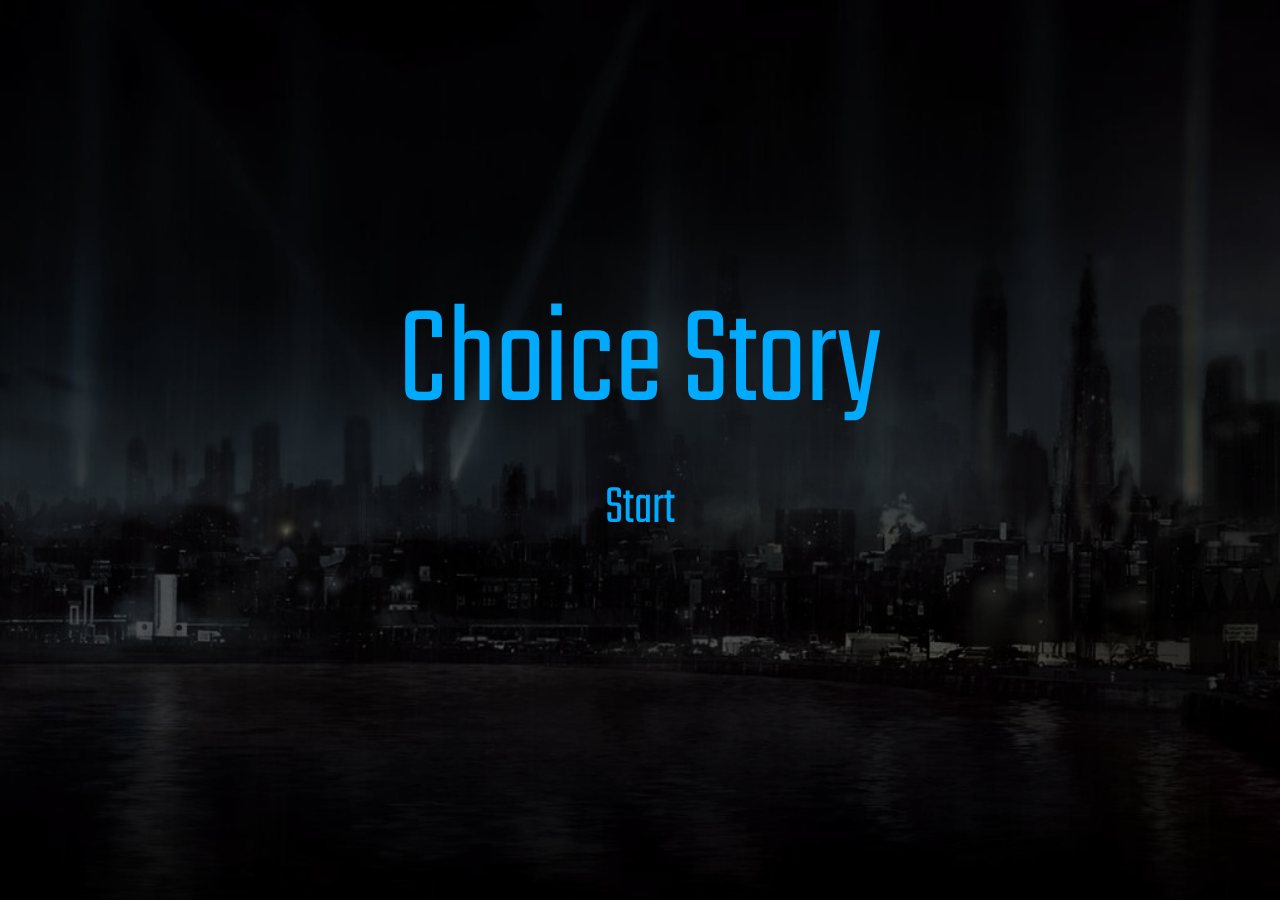
<file: index.html>
<!DOCTYPE html>
<html lang="fr">
    <head>
        <meta charset="UTF-8">
        <meta http-equiv="X-UA-Compatible" content="IE=edge">
        <meta name="viewport" content="width=device-width, initial-scale=1.0">
        <title>Choice Story</title>
        <link rel="stylesheet" type="text/css" href="styles/intro.css">
        <link rel="icon" type="icon/x-icon" href="img/kyle.png">
        <link href="https://fonts.googleapis.com/css2?family=Teko:wght@300;400;500;600;700&display=swap" rel="stylesheet"> 
    </head>

    <body>
        <div class="container">
            <div class="container-fade"></div>
            <div class="container-start">
                <h1>Choice Story</h1>
                <a href="characterChoice.html">Start</a>
            </div>
        </div>
    </body>
</html>
</file>
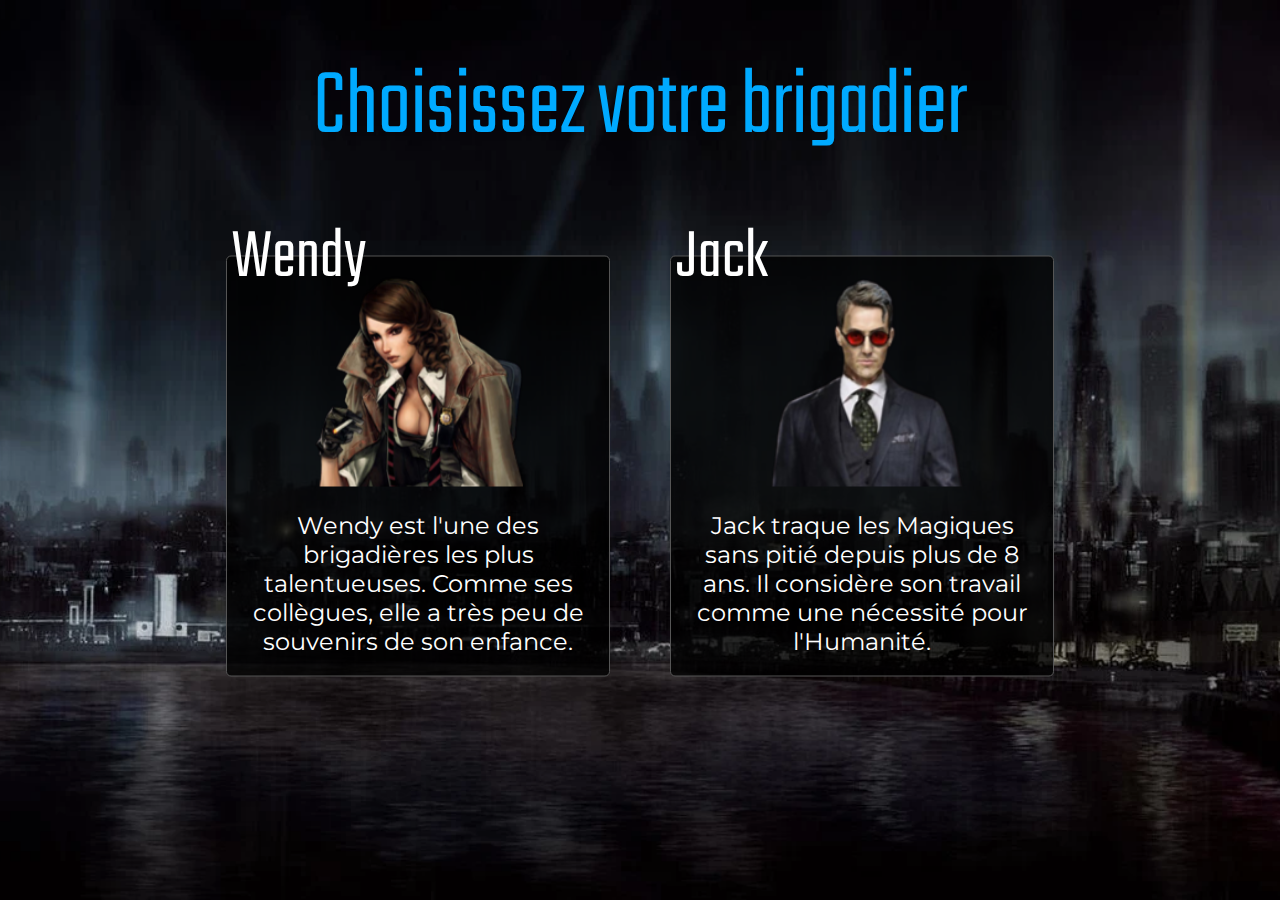
<file: characterChoice.html>
<!DOCTYPE html>
<html lang="fr">
    <head>
        <meta charset="UTF-8">
        <meta http-equiv="X-UA-Compatible" content="IE=edge">
        <meta name="viewport" content="width=device-width, initial-scale=1.0">
        <title>Choice Story</title>
        <link rel="stylesheet" type="text/css" href="styles/characterChoice.css">
        <link rel="icon" type="icon/x-icon" href="img/kyle.png">
        <link href="https://fonts.googleapis.com/css2?family=Montserrat:ital,wght@0,100;0,200;0,300;0,400;0,500;0,600;0,700;0,800;0,900;1,100;1,200;1,300;1,400;1,500;1,600;1,700;1,800;1,900&display=swap" rel="stylesheet">
        <link href="https://fonts.googleapis.com/css2?family=Teko:wght@300;400;500;600;700&display=swap" rel="stylesheet">
        <script defer type="module" src="characterChoice.js"></script>
    </head>

    <body>
        <div class="container">
            <h1>Choisissez votre brigadier</h1>

            <div class="investigators">
                <button id="btn-wendy" class="character">
                    <h2>Wendy</h2>
                    <div class="stats">
                        <div class="img-container">
                            <img src="img/wendy.png" alt="Wendy">
                        </div>
                        <p>Wendy est l'une des brigadières les plus talentueuses. Comme ses collègues, 
                            elle a très peu de souvenirs de son enfance.</p>
                    </div>
                </button>

                <button id="btn-jack" class="character">
                    <h2>Jack</h2>
                    <div class="stats">
                        <div class="img-container">
                            <img src="img/jack.png" alt="Jack">
                        </div>
                        <p>Jack traque les Magiques sans pitié depuis plus de 8 ans. Il considère son travail
                            comme une nécessité pour l'Humanité.</p>
                    </div> 
                </button>
            </div>
        </div>
    </body>
</html>
</file>
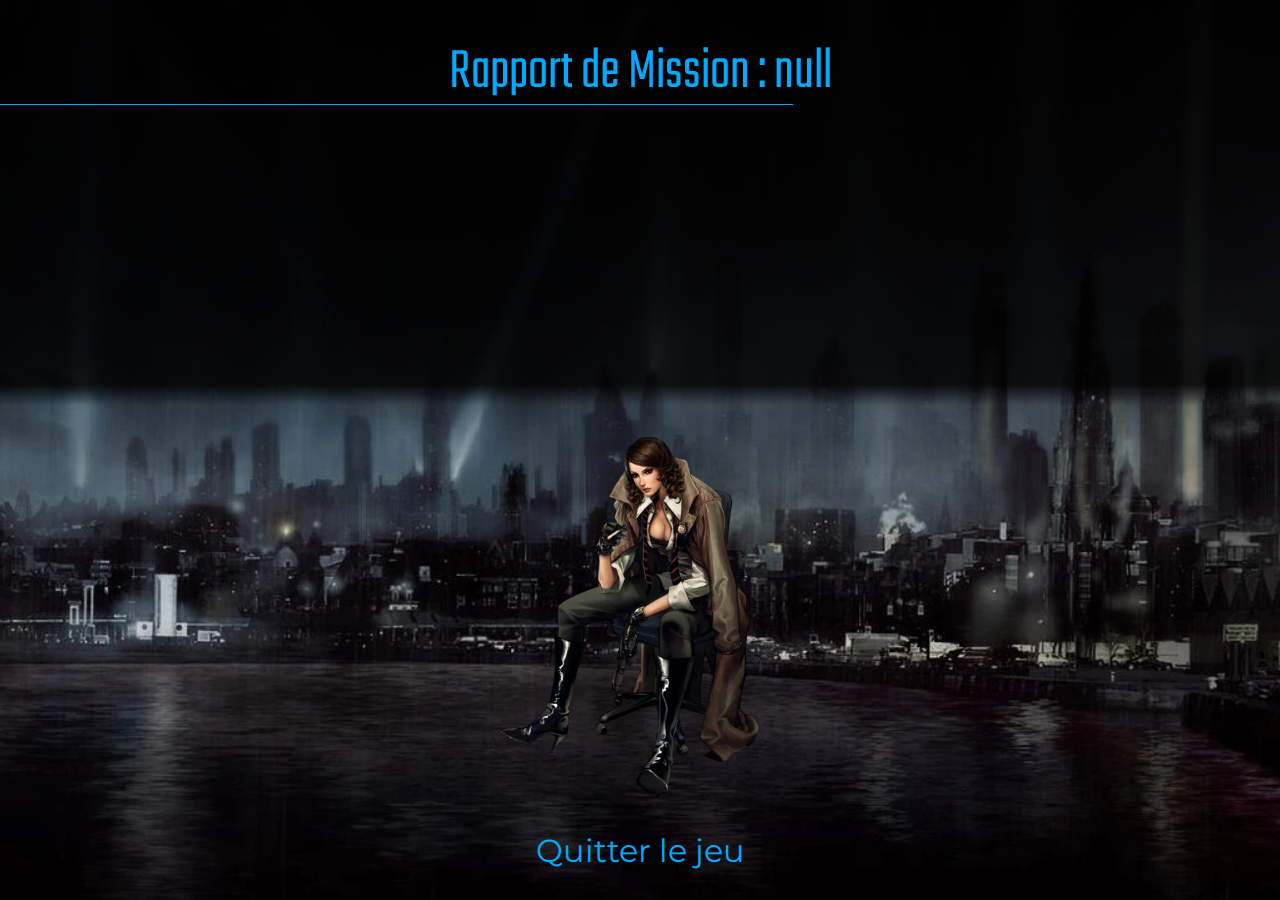
<file: end.html>
<!DOCTYPE html>
<html lang="fr">
    <head>
        <meta charset="UTF-8">
        <meta http-equiv="X-UA-Compatible" content="IE=edge">
        <meta name="viewport" content="width=device-width, initial-scale=1.0">
        <title>Choice Story</title>
        <link rel="stylesheet" type="text/css" href="styles/end.css">
        <link rel="icon" type="icon/x-icon" href="img/kyle.png">
        <link href="https://fonts.googleapis.com/css2?family=Montserrat:ital,wght@0,100;0,200;0,300;0,400;0,500;0,600;0,700;0,800;0,900;1,100;1,200;1,300;1,400;1,500;1,600;1,700;1,800;1,900&display=swap" rel="stylesheet">
        <link href="https://fonts.googleapis.com/css2?family=Teko:wght@300;400;500;600;700&display=swap" rel="stylesheet"> 
        <script defer type="module" src="end.js"></script>
    </head>

    <body>
        <div class="container">
            <div class="container-fade"></div>

            <div id="container-left">
                <h1 id="nameEnd"></h1>

                <section id="container-statEnd"></section>
            </div>

            <div id="container-right">
                <div id="img-container">
                    <img id="img-speaker" src="" alt="">
                </div>
                <div class="btn-container">
                    <button id="btn-leave">Quitter le jeu</button>
                </div>
            </div>
        </div>
        <audio id="themeEnd" controls loop>
            <source src="songs/endSong.mp3" type="audio/mpeg">
            Your browser does not support the audio element.
        </audio>
    </body>
</html>
</file>
<file: styles/intro.css>
* {
    box-sizing: border-box;
    font-size: 100%;
    font-family: 'Teko', sans-serif;
}

body {
    padding: 0;
    margin: 0;
    width: 100vw;
    height: 100vh;
}

.container {
    width: 100vw;
    height: 100vh;
    background-image: url(../img/intro.webp);
    background-position: center;
    background-repeat: no-repeat;
    background-size: cover;
    position: relative;
}

.container-fade {
    position: absolute;
    top: 0;
    left: 0;
    width: 100%;
    height: 100%;
    background-color: black;
    opacity: 0.6;
}

.container-start {
    display: flex;
    flex-direction: column;
    color: white;
    align-items: center;
    position: relative;
    z-index: 2;
    top: 45%;
    left: 50%;
    transform: translate(-50%, -50%);
}

h1 {
    color: hsl(200, 100%, 50%);
    font-size: 5rem;
    font-weight: 300;
    margin: 0;
}

a {
    color: hsl(200, 100%, 50%);
    font-size: 2rem;
    animation: clignote 2000ms ease-in-out infinite;
    text-decoration: none;
    margin: 0;
}

.container-start p {
    font-size: 1rem;
    margin: 0;
    padding-top: 70px;
}

@keyframes clignote {
    0% {
        opacity: 1;
    }
    50% {
        opacity: 0;
    }
    100% {
        opacity: 1;
    }
}


/* tablet */
@media screen and (min-width: 768px) {
    h1 {
        font-size: 9rem;
    }
    a {
        font-size: 3.5rem;
        font-weight: 300;
    }
    
}
</file>
<file: styles/characterChoice.css>
* {
    box-sizing: border-box;
    font-size: 100%;
    font-family: 'Montserrat', sans-serif;
}

body {
    padding: 0;
    margin: 0;
    width: 100vw;
    height: 100vh;
}

.container {
    width: 100vw;
    height: 100vh;
    background-image: url(../img/intro.webp);
    background-position: center;
    background-repeat: no-repeat;
    background-size: cover;
    display: flex;
    flex-direction: column;
    align-items: center;
    padding-top: 25px;
    row-gap: 30px;
}

h1 {
    color: hsl(200, 100%, 50%);
    font-size: 2.6rem;
    font-weight: 300;
    margin: 0;
    font-family: 'Teko', sans-serif;
}


.investigators {
    display: flex;
    flex-direction: column;
    align-items: center;
    row-gap: 20px;
}

.character {
    background-color: rgba(0, 0, 0, 0.8);
    border: 1px #555 solid;
    color: white;
    padding: 15px;
    width: 70%;
    border-radius: 5px;
    display: flex;
    flex-direction: column;
    align-items: center;
    position: relative;
    cursor: pointer;
}

.img-container {
    height: 120px;
    width: 120px;
    margin: auto;
}

img {
    height: 100%;
    width: 100%;
}

h2 {
    position: absolute;
    top: -25px;
    left: 5px;
    font-family: 'Teko', sans-serif;
    font-size: 2.2rem;
    font-weight: 300;
    margin: 0;
}

p {
    font-size: 0.9rem;
    margin-bottom: 0; 
}


/* Screen validation choice */
.choice-container {
    position: absolute;
    z-index: 2;
    top: 0;
    width: 100vw;
    height: 100vh;
    background-color: rgba(0, 0, 0, 0.98);
    display: flex;
    flex-direction: column;
    align-items: center;
    justify-content: center;
    row-gap: 40px;
}

.p {
    color: white;
    text-align: center;
    font-size: 1.1rem;
}

.yesNo-container {
    display: flex;
    align-items: center;
    column-gap: 30px;
}

.button {
    background-color: hsl(200, 100%, 50%);
    border: none;
    border-radius: 5px;
    padding: 10px;
    color: white;
    cursor: pointer;
    font-size: 1.1rem;
}

/* tablet */
@media screen and (min-width: 768px) {
    .container {
        padding-top: 40px;
    }

    h1 {
        font-size: 4.5rem;
    }

    .character {
        margin: 30px;
        padding: 20px;
    }

    .img-container {
        height: 210px;
        width: 210px;
    }

    h2 {
        font-size: 3.5rem;
        top: -40px;
    }

    p {
        font-size: 1.2rem;
    }

    .p {
        font-size: 1.6rem;
    }

    .button {
        font-size: 1.6rem; 
        padding: 15px;
    }

}

/* desktop */
@media screen and (min-width: 992px) {
    .investigators {
        flex-direction: row;
        justify-content: center;
        position: relative;
        top: 30%;
        left: 50%;
        transform: translate(-50%, -50%);
    }
    .character {
        width: 30%;
    }

    h1 {
        font-size: 6rem;
    }

    h2 {
        font-size: 4.5rem;
        top: -50px;
    }

    p {
        font-size: 1.5rem;
    }

    .choice-container {
        row-gap: 80px;
    }

    .yesNo-container {
        column-gap: 60px;
    }
}
</file>
<file: styles/end.css>
* {
    box-sizing: border-box;
    font-size: 100%;
    font-family: 'Montserrat', sans-serif;
}

body {
    padding: 0;
    margin: 0;
    width: 100vw;
    height: 100vh;
}

.container {
    width: 100vw;
    height: 100vh;
    background-image: url(../img/intro.webp);
    background-position: center;
    background-repeat: no-repeat;
    background-size: cover;
    position: relative;
    display: flex;
    flex-direction: column;
}

/* left part */
#container-left {
    position: relative;
    width: 100vw;
    height: 45vh;
    color: white;
    padding: 30px
}

.container-fade {
    position: absolute;
    top: 0;
    left: 0;
    width: 100vw;
    height: 45vh;
    background-image: linear-gradient(rgba(0, 0, 0, 0.8) 95%, transparent);
}

h1 {
    margin: 0;
    font-size: 2.5rem;
    font-weight: 300;
    color: hsl(200, 100%, 50%);
    position: relative;
    font-family: 'Teko', sans-serif;
}

h1::after {
    content: "";
    position: absolute;
    left: -30px;
    bottom: 10px;
    height: 2px;
    width: 110%;
    border-bottom: 1px solid hsl(200, 100%, 50%);
}

section {
    padding: 10px 20px 0;
    row-gap: 10px;
    display: flex;
    flex-direction: column;
    justify-content: center;
}

.statEnd {
    display: flex;
    justify-content: space-between;
    color: hsl(200, 100%, 50%);
    padding: 5px 0;
}

h3 {
    color: white;
    margin: 0;
}

p {
    margin: 0;
}

/* right part */
.container-right {
    width: 100vw;
    height: 55vh;
    display: flex;
    flex-direction: column;
    align-items: center;
}

#img-container {
    height: 42vh;
    display: flex;
    justify-content: center;
}

.btn-container {
    display: flex;
    justify-content: center;
}

#btn-leave {
    width: 100vw;
    background-color: transparent;
    border: none;
    color: hsl(200, 100%, 50%);
    animation: clignote 2000ms ease-in-out infinite;
    cursor: pointer;
}

@keyframes clignote {
    0% {
        opacity: 1;
    }
    50% {
        opacity: 0;
    }
    100% {
        opacity: 1;
    }
}


/* music */
#themeEnd {
    display: none;
}

/* tablet */
@media screen and (min-width: 768px) {
    h1 {
        font-size: 3.1rem;
    }

    h1::after {
        width: 55%;
    }

    section {
        padding: 40px 30px 0;
        row-gap: 20px;
    }

    h3, p {
        font-size: 1.4rem;
    }

    #img-container {
        height: 45vh;
        margin-top: 10px;
    }

    #btn-leave {
        font-size: 1.6rem;
        margin-top: 20px;
    }
}

/* desktop */
@media screen and (min-width: 992px) {
    h1 {
        font-size: 3.7rem;
        text-align: center;
    }

    h1::after {
        width: 65%;
    }

    h3, p {
        font-size: 1.5rem;
    }

    section {
        padding: 40px 35% 0;
    }

    #btn-leave {
        font-size: 2rem;
        margin-top: 10px;
    }
}
</file>
